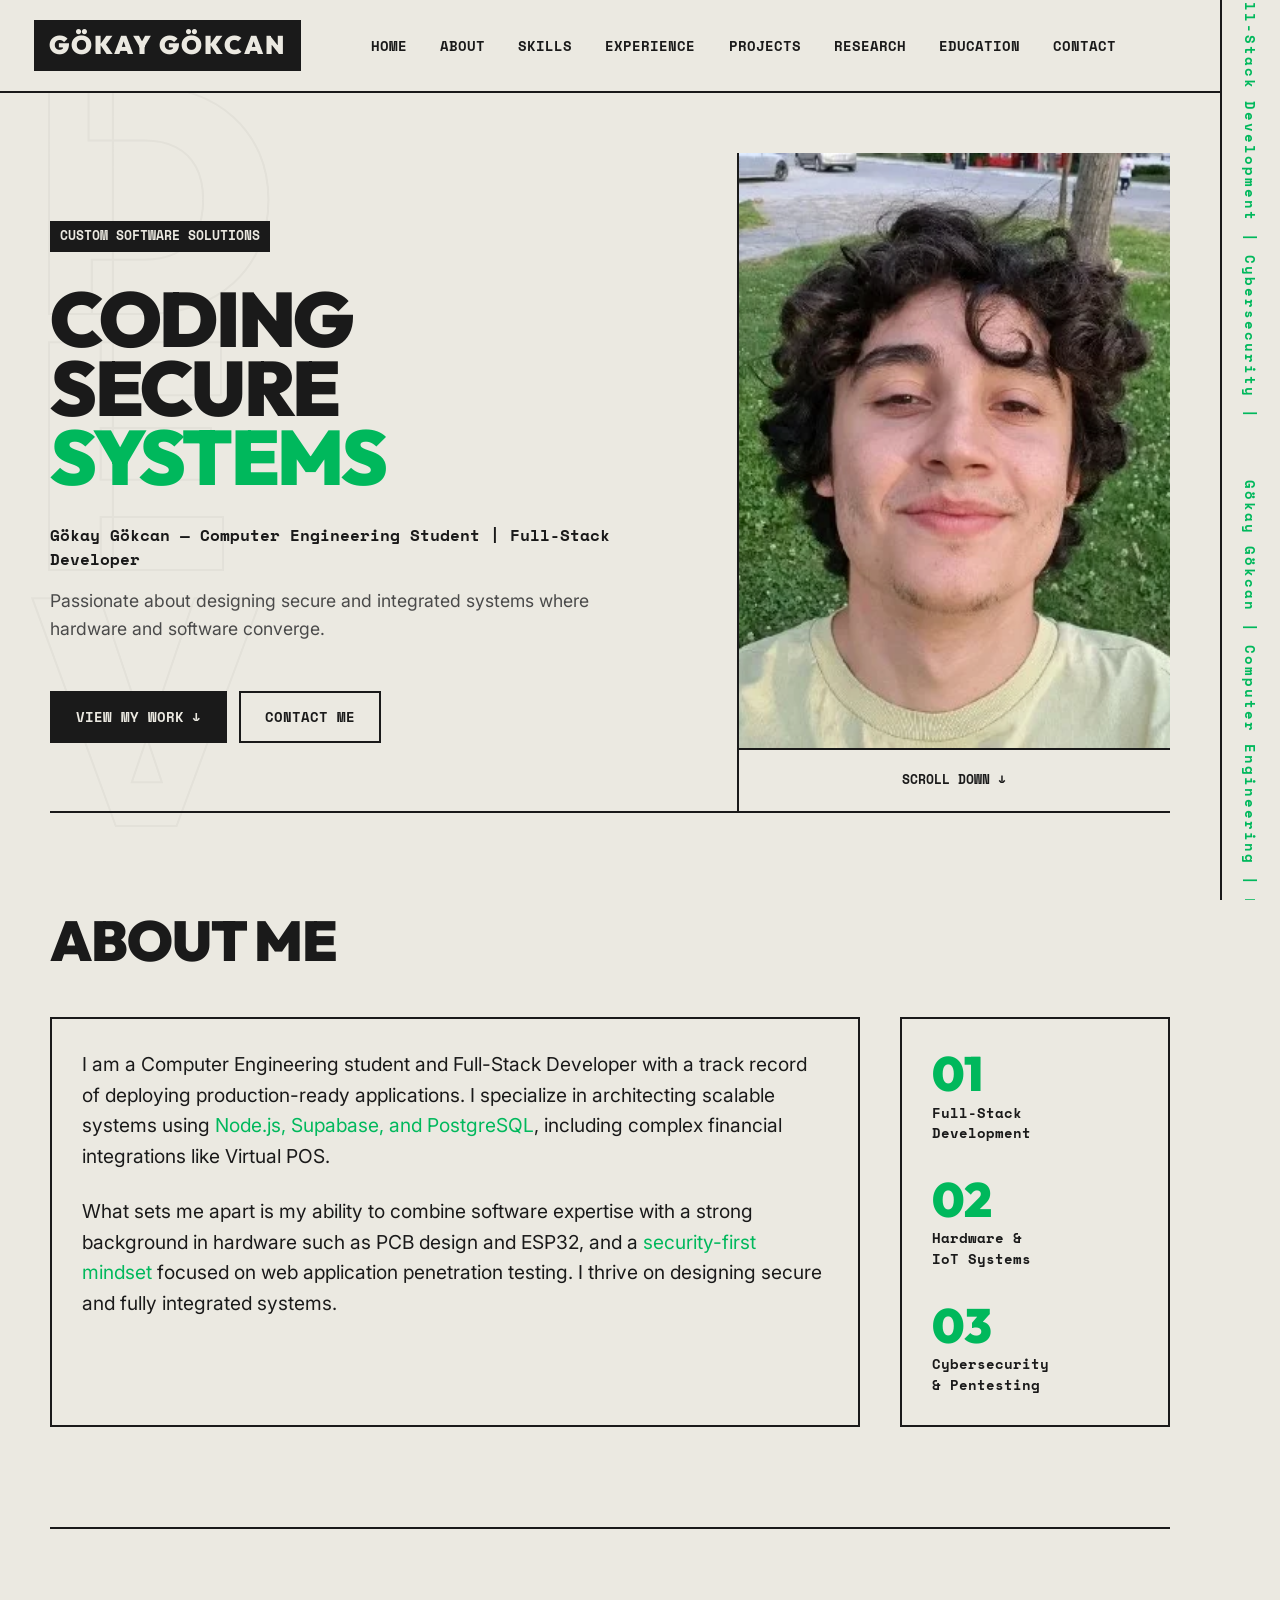
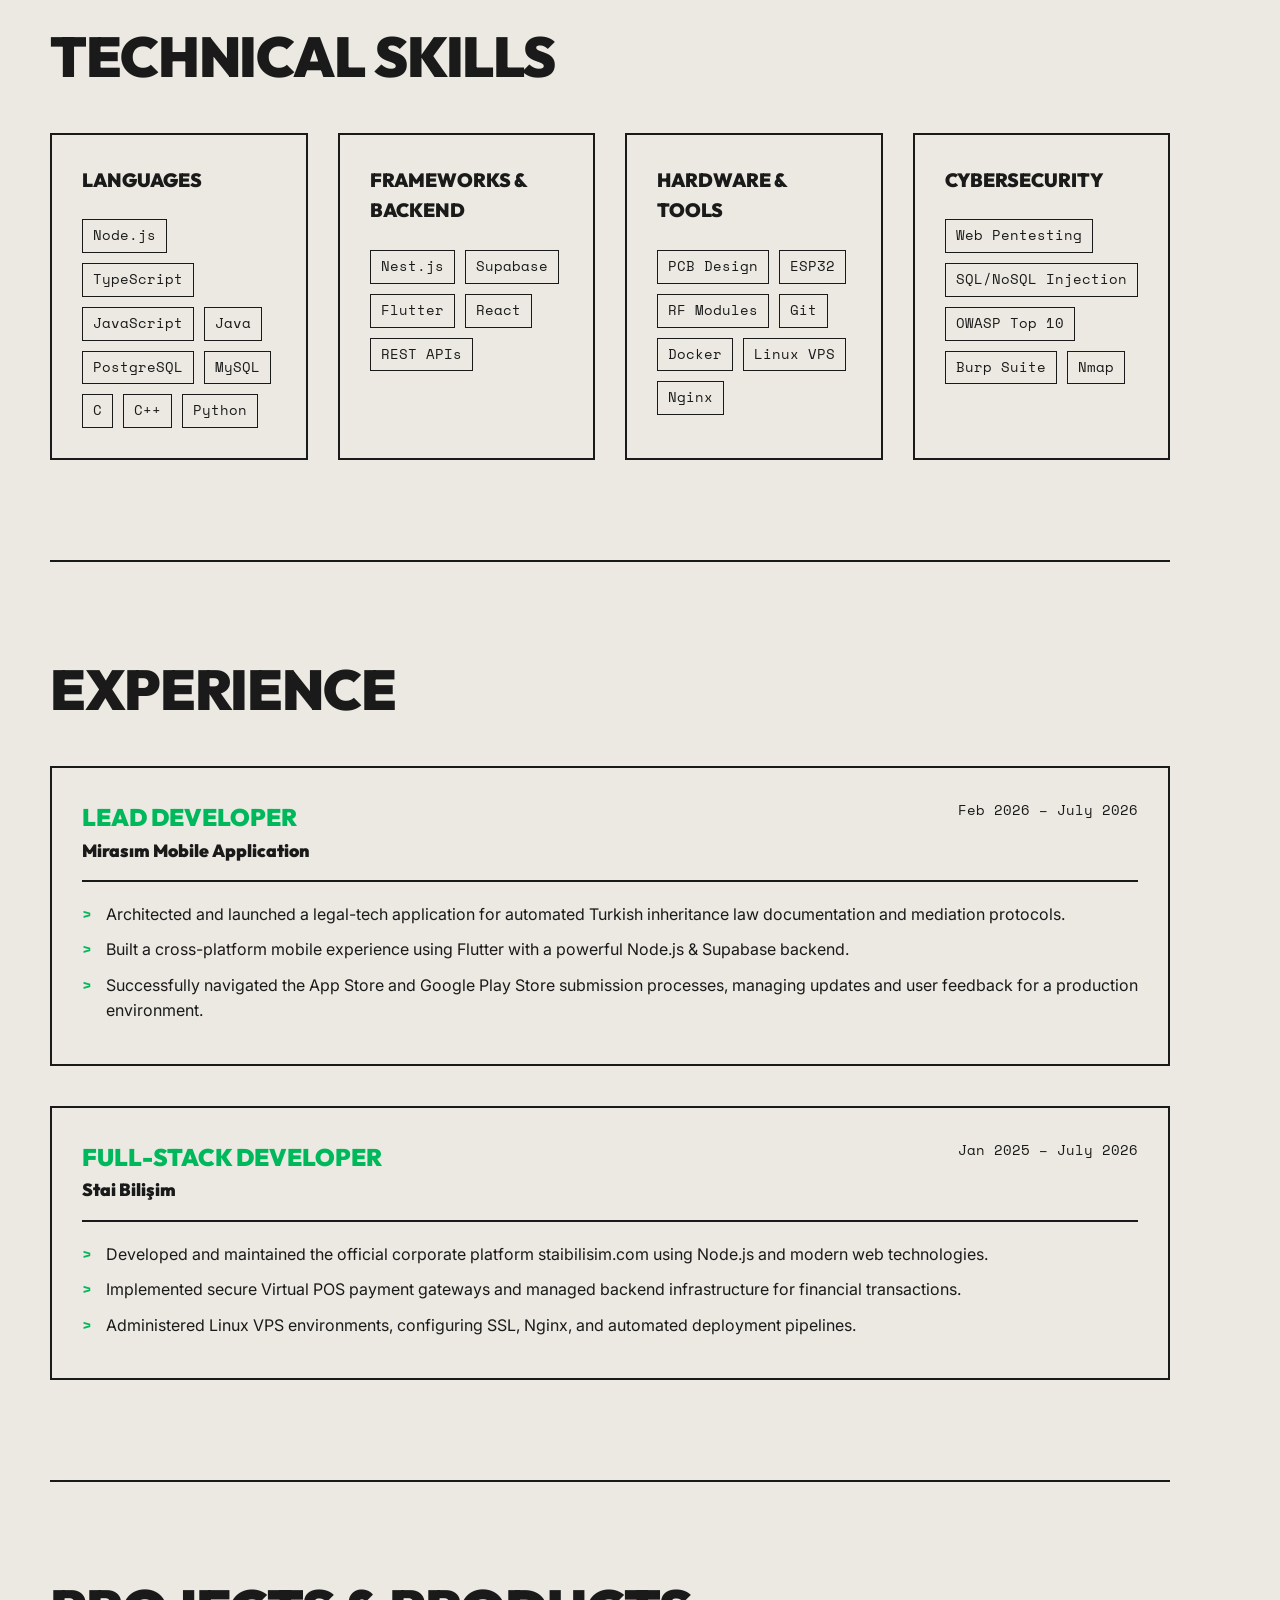
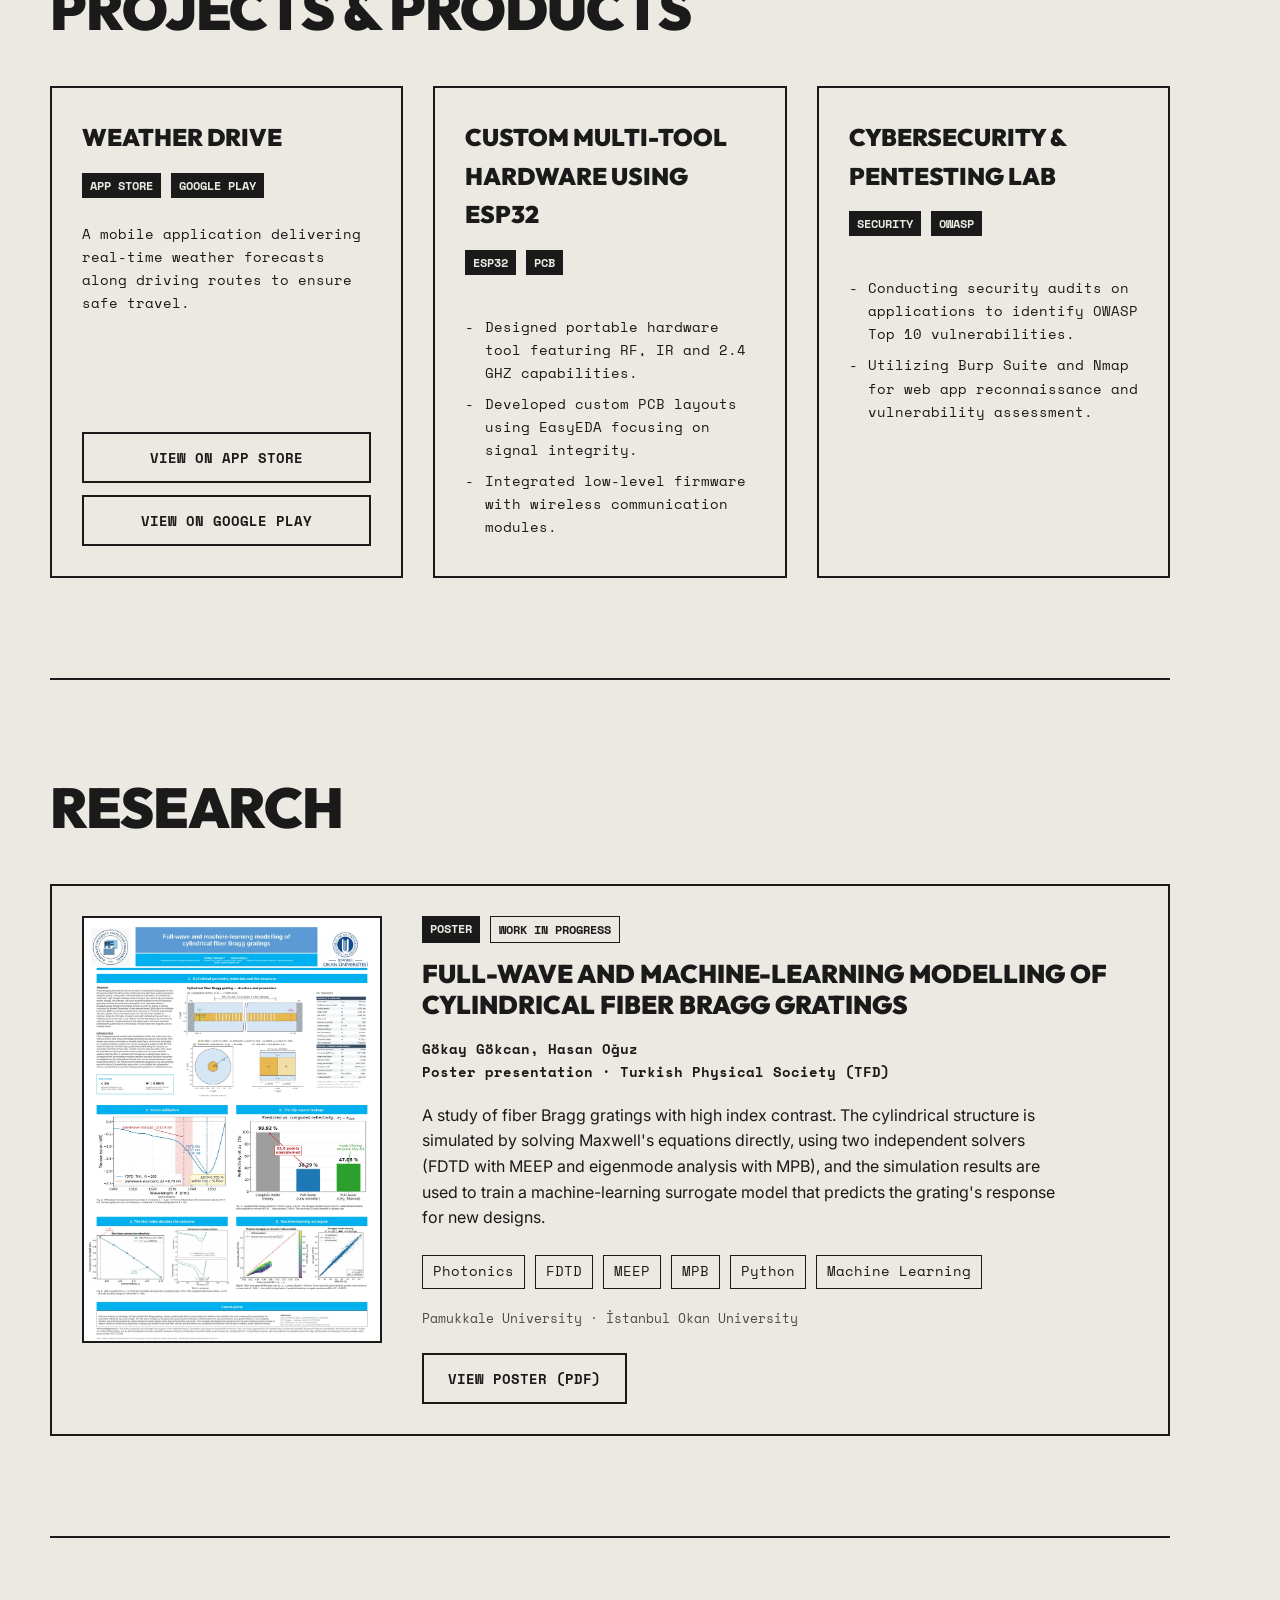
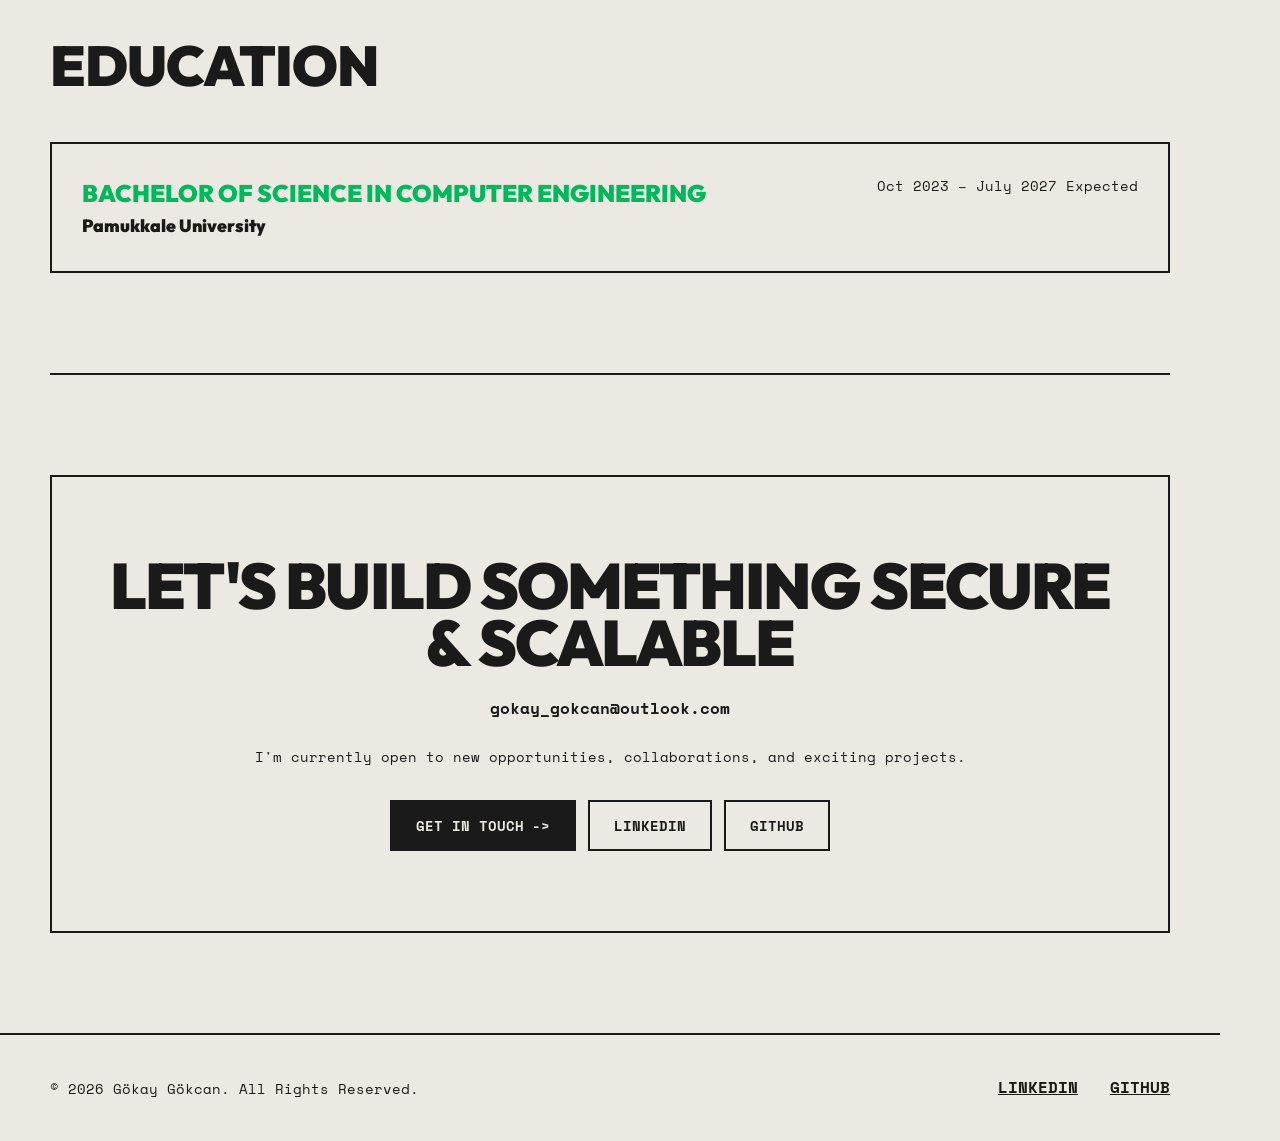
<file: index.html>
<!DOCTYPE html>
<html lang="en">

<head>
    <meta charset="UTF-8">
    <meta name="viewport" content="width=device-width, initial-scale=1.0">
    <title>Gökay Gökcan | Full-Stack Developer &amp; Cybersecurity Enthusiast</title>
    <meta name="description"
        content="Gökay Gökcan is a Full-Stack Developer and Computer Engineering student at Pamukkale University, building secure web and mobile apps with Node.js and Flutter.">
    <meta name="author" content="Gökay Gökcan">
    <meta name="robots" content="index, follow, max-image-preview:large">
    <link rel="canonical" href="https://gokaygokcan.com/">
    <meta name="theme-color" content="#ebe9e1">

    <!-- Open Graph -->
    <meta property="og:type" content="profile">
    <meta property="og:site_name" content="Gökay Gökcan">
    <meta property="og:title" content="Gökay Gökcan | Full-Stack Developer &amp; Cybersecurity Enthusiast">
    <meta property="og:description"
        content="Computer Engineering student and Full-Stack Developer building secure, scalable web and mobile systems with Node.js, Flutter, Supabase and ESP32.">
    <meta property="og:url" content="https://gokaygokcan.com/">
    <meta property="og:image" content="https://gokaygokcan.com/assets/og-image.jpg">
    <meta property="og:image:width" content="1200">
    <meta property="og:image:height" content="630">
    <meta property="og:image:alt" content="Gökay Gökcan — Full-Stack Developer &amp; Security Enthusiast">
    <meta property="og:locale" content="en_US">
    <meta property="profile:first_name" content="Gökay">
    <meta property="profile:last_name" content="Gökcan">

    <!-- Twitter -->
    <meta name="twitter:card" content="summary_large_image">
    <meta name="twitter:title" content="Gökay Gökcan | Full-Stack Developer &amp; Cybersecurity Enthusiast">
    <meta name="twitter:description"
        content="Computer Engineering student and Full-Stack Developer building secure, scalable web and mobile systems.">
    <meta name="twitter:image" content="https://gokaygokcan.com/assets/og-image.jpg">

    <!-- Structured Data (JSON-LD) -->
    <script type="application/ld+json">
    {
      "@context": "https://schema.org",
      "@graph": [
        {
          "@type": "WebSite",
          "@id": "https://gokaygokcan.com/#website",
          "url": "https://gokaygokcan.com/",
          "name": "Gökay Gökcan",
          "inLanguage": "en"
        },
        {
          "@type": "ProfilePage",
          "url": "https://gokaygokcan.com/",
          "name": "Gökay Gökcan | Full-Stack Developer & Cybersecurity Enthusiast",
          "isPartOf": { "@id": "https://gokaygokcan.com/#website" },
          "mainEntity": { "@id": "https://gokaygokcan.com/#person" },
          "dateModified": "2026-10-17"
        },
        {
          "@type": "Person",
          "@id": "https://gokaygokcan.com/#person",
          "name": "Gökay Gökcan",
          "givenName": "Gökay",
          "familyName": "Gökcan",
          "url": "https://gokaygokcan.com/",
          "image": "https://gokaygokcan.com/1740483697314.jpeg",
          "email": "mailto:gokay_gokcan@outlook.com",
          "jobTitle": "Full-Stack Developer",
          "description": "Computer Engineering student and Full-Stack Developer focused on secure, scalable web and mobile systems, embedded hardware and web application security.",
          "address": { "@type": "PostalAddress", "addressLocality": "Denizli", "addressCountry": "TR" },
          "worksFor": { "@type": "Organization", "name": "Stai Bilişim", "url": "https://staibilisim.com/" },
          "alumniOf": { "@type": "CollegeOrUniversity", "name": "Pamukkale University", "alternateName": "Pamukkale Üniversitesi", "url": "https://www.pau.edu.tr/" },
          "sameAs": [
            "https://www.linkedin.com/in/g%C3%B6kay-g%C3%B6kcan-a5b03b33b",
            "https://github.com/FantaJr"
          ],
          "knowsLanguage": ["Turkish", "English"],
          "knowsAbout": [
            "Full-Stack Development", "Node.js", "TypeScript", "Nest.js", "Flutter", "Supabase", "PostgreSQL",
            "React", "Virtual POS Integration", "Linux Server Administration", "Docker",
            "PCB Design", "ESP32", "Cybersecurity", "Web Penetration Testing", "OWASP Top 10"
          ]
        },
        {
          "@type": "CreativeWork",
          "name": "Full-wave and machine-learning modelling of cylindrical fiber Bragg gratings",
          "genre": "Poster presentation",
          "about": ["Fiber Bragg gratings", "Photonics", "FDTD simulation", "Machine learning"],
          "author": [
            { "@id": "https://gokaygokcan.com/#person" },
            { "@type": "Person", "name": "Hasan Oğuz" }
          ],
          "image": "https://gokaygokcan.com/assets/fbg-poster.jpg",
          "url": "https://gokaygokcan.com/assets/fbg-poster.pdf",
          "encodingFormat": "application/pdf"
        },
        {
          "@type": "MobileApplication",
          "name": "Weather Drive",
          "operatingSystem": "iOS, Android",
          "applicationCategory": "TravelApplication",
          "description": "Real-time weather forecasts along driving routes for safer travel.",
          "author": { "@id": "https://gokaygokcan.com/#person" },
          "offers": { "@type": "Offer", "price": "0", "priceCurrency": "USD" },
          "sameAs": [
            "https://apps.apple.com/in/app/weather-drive-along-the-way/id6783059318",
            "https://play.google.com/store/apps/details?id=com.gokcan.havarotasi"
          ]
        }
      ]
    }
    </script>

    <!-- Fonts -->
    <link rel="preconnect" href="https://fonts.googleapis.com">
    <link rel="preconnect" href="https://fonts.gstatic.com" crossorigin>
    <link
        href="https://fonts.googleapis.com/css2?family=Inter:wght@400;500;700&family=Space+Mono:wght@400;700&family=Outfit:wght@700;900&display=swap"
        rel="stylesheet">

    <link rel="stylesheet" href="style.css">

    <!-- Favicon -->
    <link rel="icon" href="assets/favicon.svg" type="image/svg+xml">
    <link rel="icon" href="assets/favicon-32.png" sizes="32x32" type="image/png">
    <link rel="apple-touch-icon" href="assets/apple-touch-icon.png">
    <link rel="manifest" href="site.webmanifest">
</head>

<body>

    <!-- Vertical Sidebar -->
    <div class="vertical-sidebar" aria-hidden="true">
        <div class="marquee-track">
            <span>Gökay Gökcan | Computer Engineering | Full-Stack Development | Cybersecurity |</span>
            <span>Gökay Gökcan | Computer Engineering | Full-Stack Development | Cybersecurity |</span>
            <span>Gökay Gökcan | Computer Engineering | Full-Stack Development | Cybersecurity |</span>
            <span>Gökay Gökcan | Computer Engineering | Full-Stack Development | Cybersecurity |</span>
        </div>
    </div>

    <!-- Navigation -->
    <nav class="navbar" aria-label="Main navigation">
        <div class="nav-container">
            <a href="#home" class="logo" aria-label="Gökay Gökcan — Home">GÖKAY GÖKCAN</a>
            <ul class="nav-links" id="navLinks">
                <li><a href="#home">HOME</a></li>
                <li><a href="#about">ABOUT</a></li>
                <li><a href="#skills">SKILLS</a></li>
                <li><a href="#experience">EXPERIENCE</a></li>
                <li><a href="#projects">PROJECTS</a></li>
                <li><a href="#research">RESEARCH</a></li>
                <li><a href="#education">EDUCATION</a></li>
                <li><a href="#contact">CONTACT</a></li>
            </ul>
            <div class="nav-right">
                <button class="hamburger" type="button" aria-label="Open menu" aria-expanded="false" aria-controls="navLinks">
                    <span></span><span></span><span></span>
                </button>
            </div>
        </div>
    </nav>

    <main>
        <!-- Hero Section -->
        <section id="home" class="hero">
            <div class="hero-bg-text" aria-hidden="true">D<br>E<br>V</div>
            <div class="hero-content">
                <p class="hero-tag">CUSTOM SOFTWARE SOLUTIONS</p>
                <p class="giant-heading">Coding<br>Secure<br><span class="accent-color">Systems</span></p>

                <div class="hero-desc-wrapper">
                    <h1 class="mono-subheading">Gökay Gökcan — <span>Computer Engineering Student | Full-Stack Developer</span></h1>
                    <p class="hero-description">Passionate about designing secure and integrated
                        systems where hardware and software converge.</p>
                </div>

                <div class="hero-cta">
                    <a href="#projects" class="btn btn-primary"><span>View My Work</span> <span aria-hidden="true">&darr;</span></a>
                    <a href="#contact" class="btn btn-outline">Contact Me</a>
                </div>
            </div>

            <div class="hero-visual">
                <div class="profile-image-container">
                    <picture>
                        <source srcset="assets/gokay-gokcan.webp" type="image/webp">
                        <img src="1740483697314.jpeg" alt="Gökay Gökcan, Full-Stack Developer from Denizli" class="profile-image" width="400" height="400" fetchpriority="high">
                    </picture>
                </div>
                <div class="scroll-indicator" aria-hidden="true">SCROLL DOWN &darr;</div>
            </div>
        </section>

        <!-- About Section -->
        <section id="about" class="section">
            <div class="section-header">
                <h2 class="section-title"><span>About Me</span></h2>
            </div>
            <div class="about-content">
                <div class="about-grid">
                    <div class="about-text block-panel">
                        <p>I am a Computer Engineering student and Full-Stack Developer with a track record of deploying production-ready applications. I specialize in architecting scalable systems using <span class="accent-color">Node.js, Supabase, and PostgreSQL</span>, including complex financial integrations like Virtual POS.</p>
                        <p>What sets me apart is my ability to combine software expertise with a strong background in hardware such as PCB design and ESP32, and a <span class="accent-color">security-first mindset</span> focused on web application penetration testing. I thrive on designing secure and fully integrated systems.</p>
                    </div>
                    <div class="about-stats block-panel">
                        <div class="stat-item">
                            <span class="stat-num">01</span>
                            <span class="stat-label">Full-Stack<br>Development</span>
                        </div>
                        <div class="stat-item">
                            <span class="stat-num">02</span>
                            <span class="stat-label">Hardware &<br>IoT Systems</span>
                        </div>
                        <div class="stat-item">
                            <span class="stat-num">03</span>
                            <span class="stat-label">Cybersecurity<br>& Pentesting</span>
                        </div>
                    </div>
                </div>
            </div>
        </section>

        <!-- Skills Section -->
        <section id="skills" class="section">
            <div class="section-header">
                <h2 class="section-title"><span>Technical Skills</span></h2>
            </div>
            <div class="skills-grid">

                <div class="skill-category block-panel">
                    <h3><span>Languages</span></h3>
                    <ul class="tags"><li>Node.js</li><li>TypeScript</li><li>JavaScript</li><li>Java</li><li>PostgreSQL</li><li>MySQL</li><li>C</li><li>C++</li><li>Python</li></ul>
                </div>

                <div class="skill-category block-panel">
                    <h3><span>Frameworks & Backend</span></h3>
                    <ul class="tags"><li>Nest.js</li><li>Supabase</li><li>Flutter</li><li>React</li><li>REST APIs</li></ul>
                </div>

                <div class="skill-category block-panel">
                    <h3><span>Hardware & Tools</span></h3>
                    <ul class="tags"><li>PCB Design</li><li>ESP32</li><li>RF Modules</li><li>Git</li><li>Docker</li><li>Linux VPS</li><li>Nginx</li></ul>
                </div>

                <div class="skill-category block-panel">
                    <h3><span>Cybersecurity</span></h3>
                    <ul class="tags"><li>Web Pentesting</li><li>SQL/NoSQL Injection</li><li>OWASP Top 10</li><li>Burp Suite</li><li>Nmap</li></ul>
                </div>

            </div>
        </section>

        <!-- Experience Section -->
        <section id="experience" class="section">
            <div class="section-header">
                <h2 class="section-title"><span>Experience</span></h2>
            </div>

            <div class="timeline">

                <div class="timeline-item block-panel">
                    <div class="timeline-header">
                        <div class="timeline-title-wrap">
                            <h3>Lead Developer</h3>
                            <h4>Mirasım Mobile Application</h4>
                        </div>
                        <time class="timeline-date mono-text" datetime="2026-02">Feb 2026 – July 2026</time>
                    </div>
                    <ul class="timeline-list">
                        <li>Architected and launched a legal-tech application for automated Turkish inheritance law documentation and mediation protocols.</li>
                        <li>Built a cross-platform mobile experience using Flutter with a powerful Node.js & Supabase backend.</li>
                        <li>Successfully navigated the App Store and Google Play Store submission processes, managing updates and user feedback for a production environment.</li>
                    </ul>
                </div>

                <div class="timeline-item block-panel">
                    <div class="timeline-header">
                        <div class="timeline-title-wrap">
                            <h3>Full-Stack Developer</h3>
                            <h4>Stai Bilişim</h4>
                        </div>
                        <time class="timeline-date mono-text" datetime="2025-01">Jan 2025 – July 2026</time>
                    </div>
                    <ul class="timeline-list">
                        <li>Developed and maintained the official corporate platform staibilisim.com using Node.js and modern web technologies.</li>
                        <li>Implemented secure Virtual POS payment gateways and managed backend infrastructure for financial transactions.</li>
                        <li>Administered Linux VPS environments, configuring SSL, Nginx, and automated deployment pipelines.</li>
                    </ul>
                </div>

            </div>
        </section>

        <!-- Projects Section -->
        <section id="projects" class="section">
            <div class="section-header">
                <h2 class="section-title"><span>Projects & Products</span></h2>
            </div>

            <div class="projects-grid">

                <!-- Weather App -->
                <article class="project-card block-panel">
                    <div class="project-header">
                        <h3>Weather Drive</h3>
                        <div class="project-badges">
                            <span class="badge">App Store</span>
                            <span class="badge">Google Play</span>
                        </div>
                    </div>
                    <p class="mono-text">A mobile application delivering real-time weather forecasts along driving routes to ensure safe travel.</p>
                    <div class="project-links mt-auto">
                        <a href="https://apps.apple.com/in/app/weather-drive-along-the-way/id6783059318" target="_blank"
                            rel="noopener" class="btn btn-outline">View on App Store</a>
                        <a href="https://play.google.com/store/apps/details?id=com.gokcan.havarotasi" target="_blank"
                            rel="noopener" class="btn btn-outline">View on Google Play</a>
                    </div>
                </article>

                <!-- Hardware -->
                <article class="project-card block-panel">
                    <div class="project-header">
                        <h3>Custom Multi-Tool Hardware using ESP32</h3>
                        <div class="project-badges">
                            <span class="badge">ESP32</span>
                            <span class="badge">PCB</span>
                        </div>
                    </div>
                    <ul class="project-details mono-text">
                        <li>Designed portable hardware tool featuring RF, IR and 2.4 GHZ capabilities.</li>
                        <li>Developed custom PCB layouts using EasyEDA focusing on signal integrity.</li>
                        <li>Integrated low-level firmware with wireless communication modules.</li>
                    </ul>
                </article>

                <!-- Cybersecurity -->
                <article class="project-card block-panel">
                    <div class="project-header">
                        <h3>Cybersecurity & Pentesting Lab</h3>
                        <div class="project-badges">
                            <span class="badge">Security</span>
                            <span class="badge">OWASP</span>
                        </div>
                    </div>
                    <ul class="project-details mono-text">
                        <li>Conducting security audits on applications to identify OWASP Top 10 vulnerabilities.</li>
                        <li>Utilizing Burp Suite and Nmap for web app reconnaissance and vulnerability assessment.</li>
                    </ul>
                </article>

            </div>
        </section>

        <!-- Research Section -->
        <section id="research" class="section">
            <div class="section-header">
                <h2 class="section-title">Research</h2>
            </div>
            <article class="research-card block-panel">
                <a class="research-thumb" href="assets/fbg-poster.pdf" target="_blank" rel="noopener" aria-label="Open the full poster (PDF)">
                    <picture>
                        <source srcset="assets/fbg-poster.webp" type="image/webp">
                        <img src="assets/fbg-poster.jpg" alt="Poster: Full-wave and machine-learning modelling of cylindrical fiber Bragg gratings" width="900" height="1285" loading="lazy" decoding="async">
                    </picture>
                </a>
                <div class="research-body">
                    <div class="project-badges">
                        <span class="badge">Poster</span>
                        <span class="badge upcoming">Work in progress</span>
                    </div>
                    <h3>Full-wave and machine-learning modelling of cylindrical fiber Bragg gratings</h3>
                    <p class="research-meta mono-text">Gökay Gökcan, Hasan Oğuz<br>Poster presentation · Turkish Physical Society (TFD)</p>
                    <p class="research-desc">A study of fiber Bragg gratings with high index contrast. The cylindrical structure is simulated by solving Maxwell's equations directly, using two independent solvers (FDTD with MEEP and eigenmode analysis with MPB), and the simulation results are used to train a machine-learning surrogate model that predicts the grating's response for new designs.</p>
                    <ul class="tags">
                        <li>Photonics</li><li>FDTD</li><li>MEEP</li><li>MPB</li><li>Python</li><li>Machine Learning</li>
                    </ul>
                    <p class="research-affil mono-text">Pamukkale University · İstanbul Okan University</p>
                    <div class="project-links">
                        <a href="assets/fbg-poster.pdf" target="_blank" rel="noopener" class="btn btn-outline">View poster (PDF)</a>
                    </div>
                </div>
            </article>
        </section>

        <!-- Education Section -->
        <section id="education" class="section">
            <div class="section-header">
                <h2 class="section-title"><span>Education</span></h2>
            </div>
            <div class="timeline">
                <div class="timeline-item timeline-item-simple block-panel">
                    <div class="timeline-header">
                        <div class="timeline-title-wrap">
                            <h3>Bachelor of Science in Computer Engineering</h3>
                            <h4>Pamukkale University</h4>
                        </div>
                        <time class="timeline-date mono-text" datetime="2023-10">Oct 2023 – July 2027 Expected</time>
                    </div>
                </div>
            </div>
        </section>

        <!-- Contact Section -->
        <section id="contact" class="section">
            <div class="contact-box block-panel">
                <h2 class="giant-heading"><span>Let's Build Something Secure &amp; Scalable</span></h2>
                <p class="mono-text mt-3 contact-email-line">gokay_gokcan@outlook.com</p>
                <p class="mono-text mt-3">I'm currently open to new opportunities, collaborations, and exciting projects.</p>
                <div class="contact-actions mt-4">
                    <a href="mailto:gokay_gokcan@outlook.com" class="btn btn-primary"><span>Get In Touch</span> -&gt;</a>
                    <a href="https://www.linkedin.com/in/g%C3%B6kay-g%C3%B6kcan-a5b03b33b" target="_blank" rel="noopener me" class="btn btn-outline">LinkedIn</a>
                    <a href="https://github.com/FantaJr" target="_blank" rel="noopener me" class="btn btn-outline">GitHub</a>
                </div>
            </div>
        </section>

    </main>

    <footer class="footer">
        <div class="footer-content">
            <p class="mono-text"><span>&copy; 2026 Gökay Gökcan. All Rights Reserved.</span></p>
            <div class="footer-socials">
                <a href="https://www.linkedin.com/in/g%C3%B6kay-g%C3%B6kcan-a5b03b33b" target="_blank" rel="noopener me">LINKEDIN</a>
                <a href="https://github.com/FantaJr" target="_blank" rel="noopener me">GITHUB</a>
            </div>
        </div>
    </footer>

    <script src="script.js" defer></script>

    <!-- Cloudflare Web Analytics -->
    <script type="module" src="https://static.cloudflareinsights.com/beacon.min.js" data-cf-beacon='{"token": "259f2b418d32459788bb6b9199be5f03"}'></script>
    <!-- End Cloudflare Web Analytics -->
</body>

</html>
</file>
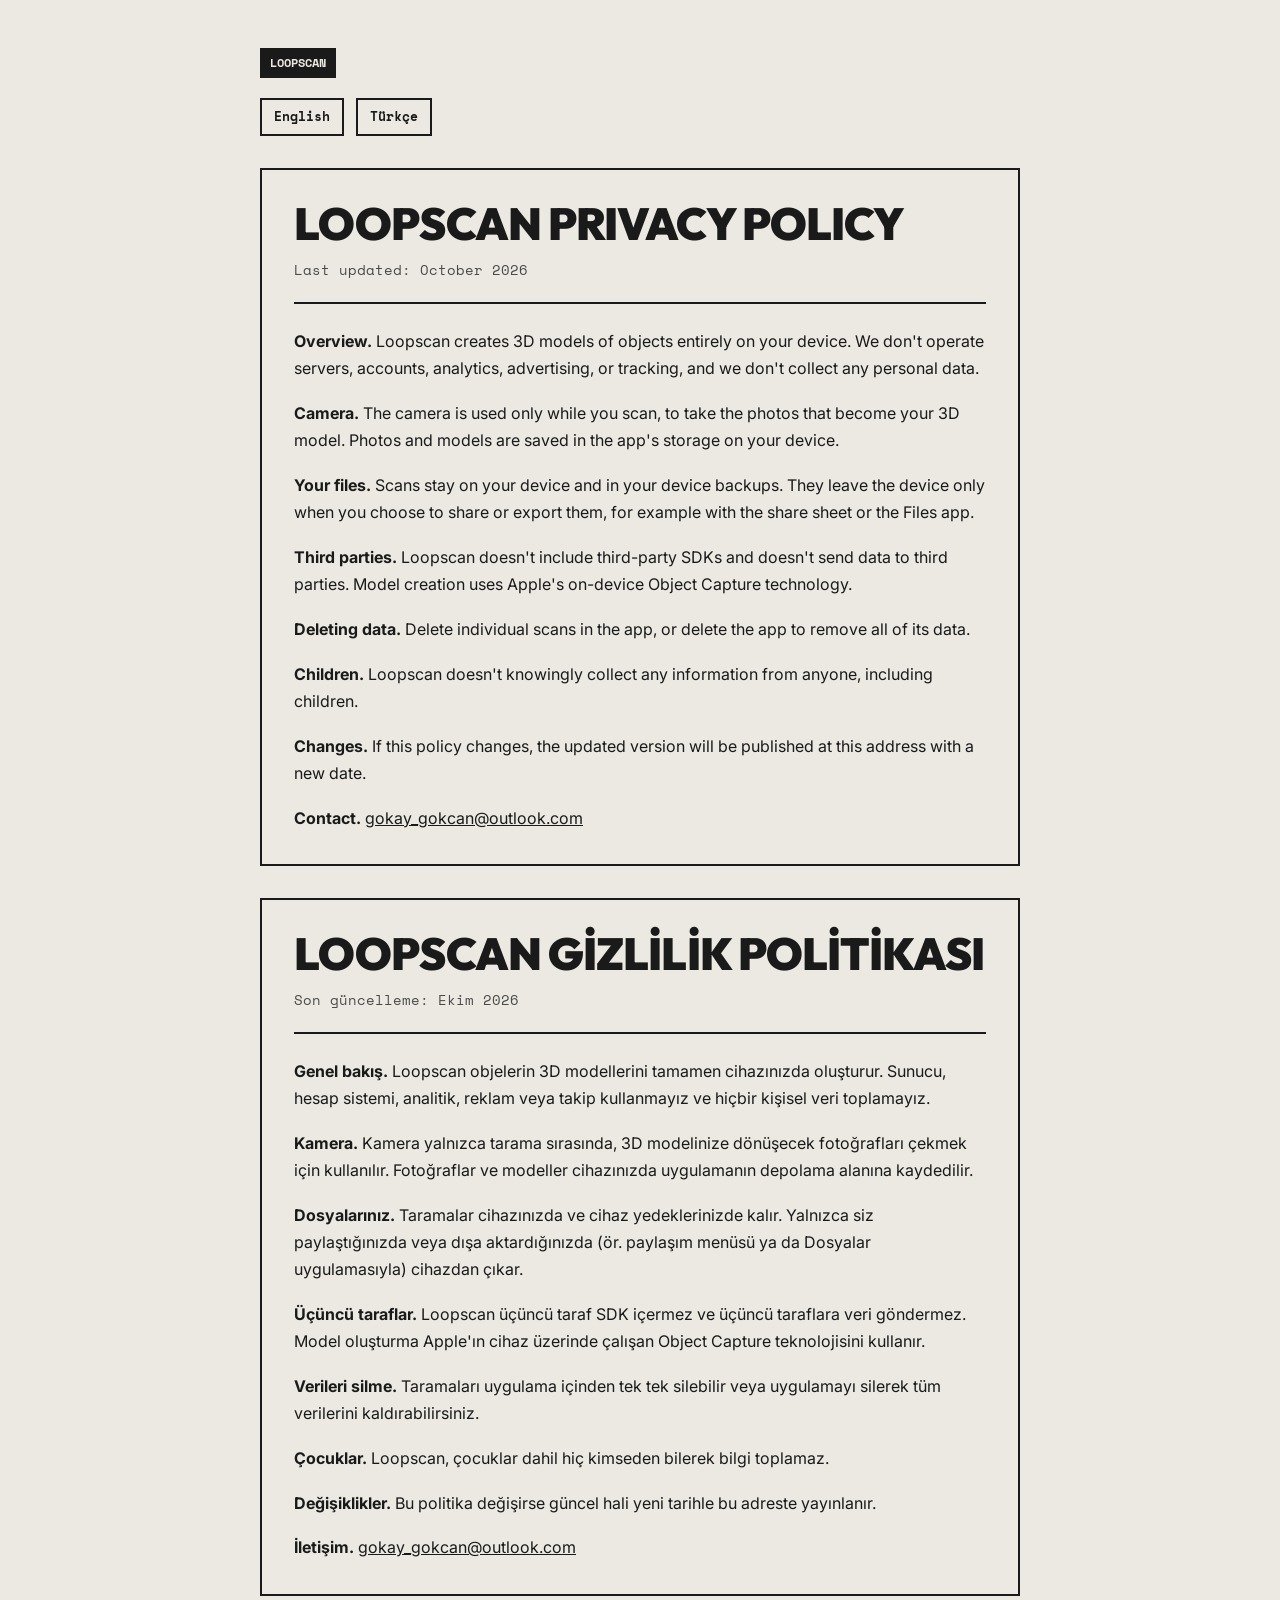
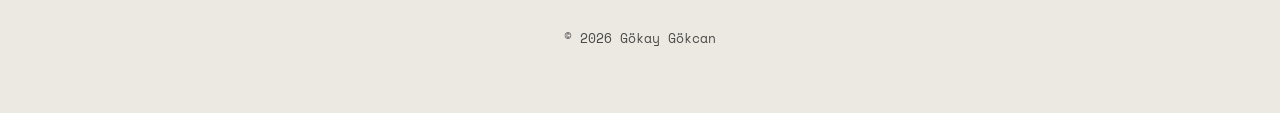
<file: loopscan/privacy/index.html>
<!DOCTYPE html>
<html lang="en">

<head>
    <meta charset="UTF-8">
    <meta name="viewport" content="width=device-width, initial-scale=1.0">
    <title>Loopscan Privacy Policy</title>
    <meta name="description" content="Privacy policy for the Loopscan app. Loopscan creates 3D models entirely on your device and does not collect any personal data.">
    <meta name="robots" content="noindex, follow">
    <link rel="canonical" href="https://gokaygokcan.com/loopscan/privacy/">
    <meta name="theme-color" content="#ebe9e1">
    <link rel="icon" href="/assets/favicon.svg" type="image/svg+xml">
    <link rel="icon" href="/assets/favicon-32.png" sizes="32x32" type="image/png">
    <link rel="preconnect" href="https://fonts.googleapis.com">
    <link rel="preconnect" href="https://fonts.gstatic.com" crossorigin>
    <link href="https://fonts.googleapis.com/css2?family=Inter:wght@400;700&family=Space+Mono:wght@400;700&family=Outfit:wght@900&display=swap" rel="stylesheet">
    <style>
        :root {
            --bg: #ebe9e1;
            --ink: #1a1a1a;
            --muted: #4a4a4a;
            --accent: #00b85c;
        }

        * {
            margin: 0;
            padding: 0;
            box-sizing: border-box;
        }

        html {
            background: var(--bg);
        }

        body {
            font-family: 'Inter', system-ui, sans-serif;
            color: var(--ink);
            background: var(--bg);
            line-height: 1.7;
            padding: 48px 16px 64px;
        }

        main {
            max-width: 760px;
            margin: 0 auto;
        }

        .tag {
            display: inline-block;
            background: var(--ink);
            color: var(--bg);
            font-family: 'Space Mono', monospace;
            font-size: 0.75rem;
            font-weight: 700;
            padding: 5px 10px;
            text-transform: uppercase;
            margin-bottom: 1.25rem;
        }

        .lang-switch {
            display: flex;
            gap: 12px;
            margin-bottom: 2rem;
        }

        .lang-switch a {
            font-family: 'Space Mono', monospace;
            font-size: 0.8rem;
            font-weight: 700;
            color: var(--ink);
            text-decoration: none;
            border: 2px solid var(--ink);
            padding: 6px 12px;
        }

        .lang-switch a:hover {
            background: var(--ink);
            color: var(--bg);
        }

        section {
            border: 2px solid var(--ink);
            padding: 32px;
            margin-bottom: 32px;
        }

        h1 {
            font-family: 'Outfit', sans-serif;
            font-weight: 900;
            text-transform: uppercase;
            font-size: clamp(1.8rem, 6vw, 2.8rem);
            line-height: 1;
            letter-spacing: -0.02em;
            margin-bottom: 0.75rem;
        }

        .updated {
            font-family: 'Space Mono', monospace;
            font-size: 0.85rem;
            color: var(--muted);
            padding-bottom: 1.25rem;
            margin-bottom: 1.5rem;
            border-bottom: 2px solid var(--ink);
        }

        p {
            margin-bottom: 1.1rem;
        }

        p:last-child {
            margin-bottom: 0;
        }

        strong {
            font-weight: 700;
        }

        a {
            color: var(--ink);
        }

        a:hover {
            color: var(--accent);
        }

        footer {
            font-family: 'Space Mono', monospace;
            font-size: 0.8rem;
            color: var(--muted);
            text-align: center;
        }

        @media (max-width: 600px) {
            body {
                padding: 32px 12px 48px;
            }

            section {
                padding: 22px 18px;
            }
        }
    </style>
</head>

<body>
    <main>
        <span class="tag">Loopscan</span>
        <nav class="lang-switch" aria-label="Language">
            <a href="#en">English</a>
            <a href="#tr">Türkçe</a>
        </nav>

        <section id="en" lang="en">
            <h1>Loopscan Privacy Policy</h1>
            <p class="updated">Last updated: October 2026</p>

            <p><strong>Overview.</strong> Loopscan creates 3D models of objects entirely on your device. We don't operate servers, accounts, analytics, advertising, or tracking, and we don't collect any personal data.</p>
            <p><strong>Camera.</strong> The camera is used only while you scan, to take the photos that become your 3D model. Photos and models are saved in the app's storage on your device.</p>
            <p><strong>Your files.</strong> Scans stay on your device and in your device backups. They leave the device only when you choose to share or export them, for example with the share sheet or the Files app.</p>
            <p><strong>Third parties.</strong> Loopscan doesn't include third-party SDKs and doesn't send data to third parties. Model creation uses Apple's on-device Object Capture technology.</p>
            <p><strong>Deleting data.</strong> Delete individual scans in the app, or delete the app to remove all of its data.</p>
            <p><strong>Children.</strong> Loopscan doesn't knowingly collect any information from anyone, including children.</p>
            <p><strong>Changes.</strong> If this policy changes, the updated version will be published at this address with a new date.</p>
            <p><strong>Contact.</strong> <a href="mailto:gokay_gokcan@outlook.com">gokay_gokcan@outlook.com</a></p>
        </section>

        <section id="tr" lang="tr">
            <h1>Loopscan Gizlilik Politikası</h1>
            <p class="updated">Son güncelleme: Ekim 2026</p>

            <p><strong>Genel bakış.</strong> Loopscan objelerin 3D modellerini tamamen cihazınızda oluşturur. Sunucu, hesap sistemi, analitik, reklam veya takip kullanmayız ve hiçbir kişisel veri toplamayız.</p>
            <p><strong>Kamera.</strong> Kamera yalnızca tarama sırasında, 3D modelinize dönüşecek fotoğrafları çekmek için kullanılır. Fotoğraflar ve modeller cihazınızda uygulamanın depolama alanına kaydedilir.</p>
            <p><strong>Dosyalarınız.</strong> Taramalar cihazınızda ve cihaz yedeklerinizde kalır. Yalnızca siz paylaştığınızda veya dışa aktardığınızda (ör. paylaşım menüsü ya da Dosyalar uygulamasıyla) cihazdan çıkar.</p>
            <p><strong>Üçüncü taraflar.</strong> Loopscan üçüncü taraf SDK içermez ve üçüncü taraflara veri göndermez. Model oluşturma Apple'ın cihaz üzerinde çalışan Object Capture teknolojisini kullanır.</p>
            <p><strong>Verileri silme.</strong> Taramaları uygulama içinden tek tek silebilir veya uygulamayı silerek tüm verilerini kaldırabilirsiniz.</p>
            <p><strong>Çocuklar.</strong> Loopscan, çocuklar dahil hiç kimseden bilerek bilgi toplamaz.</p>
            <p><strong>Değişiklikler.</strong> Bu politika değişirse güncel hali yeni tarihle bu adreste yayınlanır.</p>
            <p><strong>İletişim.</strong> <a href="mailto:gokay_gokcan@outlook.com">gokay_gokcan@outlook.com</a></p>
        </section>

        <footer>&copy; 2026 Gökay Gökcan</footer>
    </main>
</body>

</html>
</file>
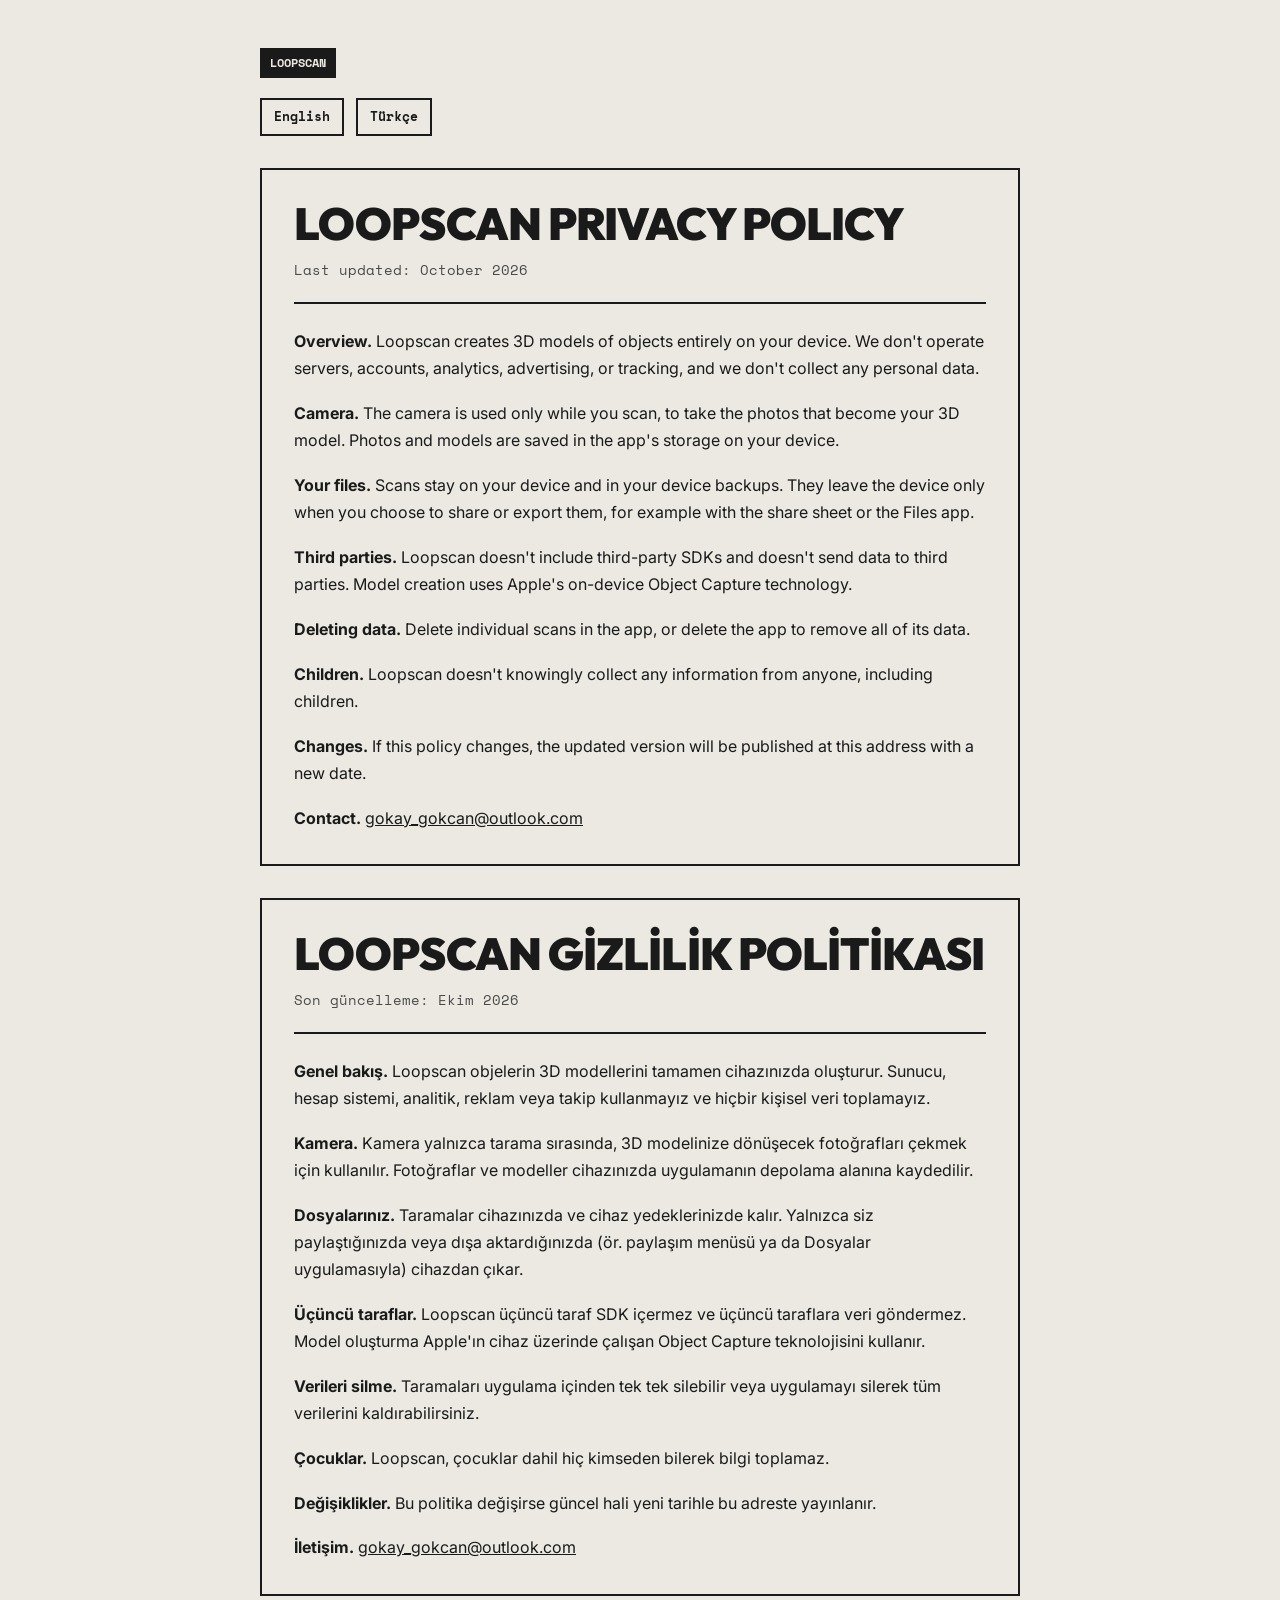
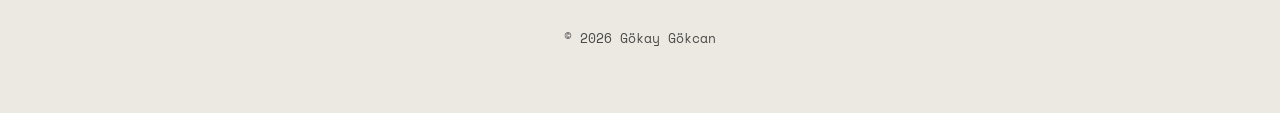
<file: shapeshot/privacy/index.html>
<!DOCTYPE html>
<html lang="en">
<head>
    <meta charset="UTF-8">
    <meta name="viewport" content="width=device-width, initial-scale=1.0">
    <title>Moved — Loopscan Privacy Policy</title>
    <meta name="robots" content="noindex">
    <link rel="canonical" href="https://gokaygokcan.com/loopscan/privacy/">
    <meta http-equiv="refresh" content="0; url=/loopscan/privacy/">
    <script>location.replace('/loopscan/privacy/' + location.hash);</script>
</head>
<body style="font-family:system-ui,sans-serif;background:#ebe9e1;color:#1a1a1a;padding:32px">
    <p>Shapeshot is now Loopscan. The privacy policy has moved to <a href="/loopscan/privacy/">gokaygokcan.com/loopscan/privacy/</a>.</p>
</body>
</html>
</file>
<file: style.css>
:root {
    /* Brutalist Editorial Palette */
    --bg-main: #ebe9e1;
    --text-main: #1a1a1a;
    --text-muted: #4a4a4a;

    --accent-color: #00b85c;
    /* Vibrant Green */

    --border-color: #1a1a1a;
    --border-width: 2px;

    /* Typography */
    --font-display: 'Outfit', sans-serif;
    --font-body: 'Inter', sans-serif;
    --font-mono: 'Space Mono', monospace;

    /* Spacing & Layout */
    --section-padding: 100px 0;
    --container-width: 1200px;
    --sidebar-width: 60px;

    /* Animations */
    --transition: all 0.15s linear;
}

* {
    margin: 0;
    padding: 0;
    box-sizing: border-box;
    max-width: 100%;
}

html,
body {
    overflow-x: hidden;
    width: 100%;
}

html {
    scroll-behavior: smooth;
    background-color: var(--bg-main);
}

body {
    font-family: var(--font-body);
    color: var(--text-main);
    line-height: 1.6;
    overflow-x: hidden;
    position: relative;
    padding-right: var(--sidebar-width);
}

/* Typography */
h1,
h2,
h3,
h4,
h5,
h6 {
    font-family: var(--font-display);
    color: var(--text-main);
    font-weight: 900;
    text-transform: uppercase;
}

.mono-text {
    font-family: var(--font-mono);
    font-size: 0.9rem;
    font-weight: 400;
}

.mono-subheading {
    font-family: var(--font-mono);
    font-size: 1rem;
    line-height: 1.5;
    text-transform: none;
    font-weight: 700;
    margin-bottom: 1rem;
}

.accent-color {
    color: var(--accent-color);
}

a {
    color: var(--text-main);
    text-decoration: none;
    transition: var(--transition);
}

a:hover {
    color: var(--accent-color);
}

ul {
    list-style: none;
}

:focus-visible {
    outline: 2px solid var(--accent-color);
    outline-offset: 3px;
}

::selection {
    background: var(--accent-color);
    color: var(--text-main);
}

/* Fade-up on scroll (class added by JS, so content stays visible without JS) */
.fade-up {
    opacity: 0;
    transform: translateY(40px);
    transition: opacity 0.8s cubic-bezier(0.32, 0.72, 0, 1), transform 0.8s cubic-bezier(0.32, 0.72, 0, 1);
}

.fade-up.visible {
    opacity: 1;
    transform: none;
}

/* Layout Utilities */
main {
    max-width: var(--container-width);
    margin: 0 auto;
    padding: 0 40px;
    position: relative;
}

.section {
    padding: var(--section-padding);
    border-bottom: var(--border-width) solid var(--border-color);
}

.section:last-of-type {
    border-bottom: none;
}

.section-header {
    margin-bottom: 3rem;
}

.section-title {
    font-size: 3.5rem;
    line-height: 1;
    letter-spacing: -0.02em;
}

.mt-3 {
    margin-top: 1.5rem;
}

.mt-4 {
    margin-top: 2rem;
}

.mt-auto {
    margin-top: auto;
}

/* Vertical Sidebar — continuously scrolling (marquee) text */
.vertical-sidebar {
    position: fixed;
    top: 0;
    right: 0;
    width: var(--sidebar-width);
    height: 100vh;
    border-left: var(--border-width) solid var(--border-color);
    background: var(--bg-main);
    z-index: 1000;
    display: flex;
    align-items: center;
    justify-content: center;
    overflow: hidden;
    /* hides the looping copy outside the visible strip */
}

.vertical-sidebar .marquee-track {
    display: flex;
    flex-direction: column;
    align-items: center;
    animation: sidebarScroll 28s linear infinite;
    will-change: transform;
}

/* pause the flow on hover */
.vertical-sidebar:hover .marquee-track {
    animation-play-state: paused;
}

.vertical-sidebar span {
    writing-mode: vertical-rl;
    font-family: var(--font-mono);
    font-size: 0.9rem;
    font-weight: 700;
    color: var(--accent-color);
    letter-spacing: 2px;
    white-space: nowrap;
    padding: 30px 0;
    /* gap between each repeated copy of the text */
}

@keyframes sidebarScroll {
    0% {
        transform: translateY(0);
    }

    100% {
        transform: translateY(-50%);
        /* exactly half: the text is repeated 4x in the HTML, so the strip is always full */
    }
}

@media (prefers-reduced-motion: reduce) {
    .vertical-sidebar .marquee-track {
        animation: none;
    }
}

/* Navbar */
.navbar {
    width: 100%;
    border-bottom: var(--border-width) solid var(--border-color);
    background: var(--bg-main);
    z-index: 999;
    position: sticky;
    top: 0;
    transition: box-shadow 0.15s linear;
}

.navbar.scrolled {
    box-shadow: 0 4px 0 var(--accent-color);
}

.nav-container {
    max-width: var(--container-width);
    margin: 0 auto;
    padding: 20px 24px;
    display: flex;
    justify-content: space-between;
    align-items: center;
    overflow: hidden;
}

.logo {
    white-space: nowrap;
    flex-shrink: 0;
    font-family: var(--font-display);
    font-size: clamp(1.1rem, 2vw, 2rem);
    font-weight: 900;
    color: var(--text-main);
    background: var(--border-color);
    color: var(--bg-main);
    padding: 5px 15px;
    letter-spacing: 2px;
}

.nav-links {
    display: flex;
    list-style: none;
    gap: clamp(1.25rem, 2.6vw, 3rem);
}

.nav-links a {
    white-space: nowrap;
    font-family: var(--font-mono);
    font-size: 0.9rem;
    font-weight: 700;
    text-transform: uppercase;
    position: relative;
}

.nav-links a {
    text-decoration-thickness: 2px;
    text-underline-offset: 6px;
}

.nav-links a:hover {
    text-decoration-line: underline;
    text-decoration-color: var(--accent-color);
}

.nav-right {
    display: flex;
    align-items: center;
    gap: 1rem;
}


.hamburger {
    display: none;
    position: relative;
    z-index: 1001;
    width: 40px;
    height: 40px;
    cursor: pointer;
    background: var(--bg-main);
    border: var(--border-width) solid var(--border-color);
}

.hamburger span {
    position: absolute;
    left: 8px;
    right: 8px;
    height: 2px;
    background: var(--text-main);
    transition: transform 0.2s, opacity 0.2s, top 0.2s;
}

.hamburger span:nth-child(1) { top: 10px; }
.hamburger span:nth-child(2) { top: 17px; }
.hamburger span:nth-child(3) { top: 24px; }

.hamburger[aria-expanded="true"] span:nth-child(1) { top: 17px; transform: rotate(45deg); }
.hamburger[aria-expanded="true"] span:nth-child(2) { opacity: 0; }
.hamburger[aria-expanded="true"] span:nth-child(3) { top: 17px; transform: rotate(-45deg); }

.hamburger:hover span {
    background: var(--accent-color);
}

/* Buttons */
.btn {
    display: inline-flex;
    align-items: center;
    justify-content: center;
    gap: 0.5rem;
    padding: 12px 24px;
    font-family: var(--font-mono);
    font-weight: 700;
    font-size: 0.9rem;
    text-transform: uppercase;
    cursor: pointer;
    transition: var(--transition);
    border: var(--border-width) solid var(--border-color);
}

.btn-primary {
    background: var(--border-color);
    color: var(--bg-main);
}

.btn-primary:hover {
    background: var(--accent-color);
    border-color: var(--accent-color);
    color: var(--text-main);
}

.btn-outline {
    background: transparent;
    color: var(--text-main);
}

.btn-outline:hover {
    background: var(--border-color);
    color: var(--bg-main);
}

/* Block Panels */
.block-panel {
    border: var(--border-width) solid var(--border-color);
    padding: 30px;
    background: var(--bg-main);
    transition: var(--transition);
}

.block-panel:hover {
    box-shadow: 8px 8px 0px var(--accent-color);
    transform: translate(-4px, -4px);
}

/* Hero Section */
.hero {
    min-height: 80vh;
    display: flex;
    align-items: stretch;
    padding-top: 60px;
    position: relative;
    border-bottom: var(--border-width) solid var(--border-color);
}

.hero-bg-text {
    position: absolute;
    left: -20px;
    top: 50%;
    transform: translateY(-50%);
    font-family: var(--font-display);
    font-size: 25vw;
    font-weight: 900;
    line-height: 0.8;
    color: transparent;
    -webkit-text-stroke: 2px rgba(26, 26, 26, 0.04);
    z-index: -1;
    user-select: none;
}

.hero-content {
    flex: 1.5;
    display: flex;
    flex-direction: column;
    justify-content: center;
    padding-right: 40px;
    min-width: 0;
}

.hero-tag {
    display: inline-block;
    background: var(--border-color);
    color: var(--bg-main);
    font-family: var(--font-mono);
    font-size: 0.8rem;
    font-weight: 700;
    padding: 5px 10px;
    margin-bottom: 2rem;
    align-self: flex-start;
}

.giant-heading {
    font-family: var(--font-display);
    font-weight: 900;
    text-transform: uppercase;
    color: var(--text-main);
    font-size: clamp(2.5rem, 6vw, 7rem);
    line-height: 0.9;
    letter-spacing: -0.03em;
    margin-bottom: 2rem;
    overflow-wrap: break-word;
    word-break: break-word;
}

.hero-desc-wrapper {
    max-width: 500px;
    margin-bottom: 3rem;
}

.hero-description {
    font-size: 1.1rem;
    color: var(--text-muted);
}

.hero-visual {
    flex: 1;
    border-left: var(--border-width) solid var(--border-color);
    display: flex;
    flex-direction: column;
    min-width: 0;
}

.profile-image-container {
    flex: 1;
    position: relative;
    overflow: hidden;
}

.profile-image-container picture {
    height: 100%;
}

.profile-image {
    width: 100%;
    height: 100%;
    object-fit: cover;
    display: block;
    transition: var(--transition);
}

.scroll-indicator {
    padding: 20px;
    border-top: var(--border-width) solid var(--border-color);
    text-align: center;
    font-family: var(--font-mono);
    font-size: 0.8rem;
    font-weight: 700;
    text-transform: uppercase;
}

/* About Section */
.about-grid {
    display: grid;
    grid-template-columns: 3fr 1fr;
    gap: 40px;
}

.about-text {
    font-size: 1.2rem;
    min-width: 0;
    overflow-wrap: break-word;
}

.about-text p {
    margin-bottom: 1.5rem;
}

.about-stats {
    display: flex;
    flex-direction: column;
    gap: 2rem;
    justify-content: center;
}

.stat-item {
    display: flex;
    flex-direction: column;
}

.stat-num {
    font-family: var(--font-display);
    font-weight: 900;
    font-size: 3rem;
    color: var(--accent-color);
    line-height: 1;
}

.stat-label {
    font-family: var(--font-mono);
    font-size: 0.9rem;
    font-weight: 700;
    margin-top: 0.35rem;
    line-height: 1.4;
}

/* Skills Section */
.skills-grid {
    display: grid;
    grid-template-columns: repeat(4, minmax(0, 1fr));
    gap: 30px;
}

.skill-category {
    min-width: 0;
}

.skill-category h3 {
    font-size: 1.2rem;
    margin-bottom: 1.5rem;
}

.tags {
    display: flex;
    flex-wrap: wrap;
    gap: 10px;
}

.tags li {
    font-family: var(--font-mono);
    font-size: 0.85rem;
    border: 1px solid var(--border-color);
    padding: 5px 10px;
    white-space: nowrap;
}

/* Experience Timeline */
.timeline {
    display: flex;
    flex-direction: column;
    gap: 40px;
}

.timeline-item {
    position: relative;
    min-width: 0;
}

.timeline-header {
    display: flex;
    justify-content: space-between;
    align-items: flex-start;
    border-bottom: 2px solid var(--border-color);
    padding-bottom: 15px;
    margin-bottom: 20px;
    flex-wrap: wrap;
    gap: 1rem;
}

.timeline-title-wrap {
    min-width: 0;
}

.timeline-title-wrap h3 {
    font-size: 1.5rem;
    color: var(--accent-color);
    overflow-wrap: break-word;
}

.timeline-title-wrap h4 {
    font-size: 1.1rem;
    color: var(--text-main);
    text-transform: none;
    overflow-wrap: break-word;
}

.timeline-list {
    list-style: none;
}

.timeline-list li {
    position: relative;
    padding-left: 1.5rem;
    margin-bottom: 10px;
    font-size: 1rem;
    overflow-wrap: break-word;
}

.timeline-list li::before {
    content: '>';
    position: absolute;
    left: 0;
    font-family: var(--font-mono);
    color: var(--accent-color);
    font-weight: bold;
}

/* Projects Section */
.projects-grid {
    display: grid;
    grid-template-columns: repeat(3, minmax(0, 1fr));
    gap: 30px;
}

.project-card {
    display: flex;
    flex-direction: column;
    min-width: 0;
}

.project-header {
    margin-bottom: 1.5rem;
}

.project-header h3 {
    font-size: 1.5rem;
    margin-bottom: 1rem;
    overflow-wrap: break-word;
}

.project-badges {
    display: flex;
    flex-wrap: wrap;
    gap: 10px;
}

.badge {
    font-family: var(--font-mono);
    font-size: 0.75rem;
    font-weight: 700;
    background: var(--border-color);
    color: var(--bg-main);
    padding: 3px 8px;
    text-transform: uppercase;
    white-space: nowrap;
}

.badge.upcoming {
    background: transparent;
    color: var(--border-color);
    border: 1px solid var(--border-color);
}

.project-details {
    list-style: none;
    margin-top: 1rem;
    margin-bottom: 2rem;
}

.project-details:last-child {
    margin-bottom: 0;
}

.project-details li {
    position: relative;
    padding-left: 1.2rem;
    margin-bottom: 8px;
    overflow-wrap: break-word;
}

.project-details li::before {
    content: '-';
    position: absolute;
    left: 0;
}

.project-links {
    display: flex;
    flex-wrap: wrap;
    gap: 12px;
}

.project-links .btn {
    flex: 1 1 200px;
}

.hero-cta {
    display: flex;
    flex-wrap: wrap;
    gap: 12px;
}

.hero-desc-wrapper {
    max-width: 560px;
}

.contact-actions {
    display: flex;
    flex-wrap: wrap;
    justify-content: center;
    gap: 12px;
}

.btn {
    white-space: nowrap;
}

.project-card > p {
    margin-bottom: 2rem;
}

.timeline-item-simple .timeline-header {
    border-bottom: none;
    padding-bottom: 0;
    margin-bottom: 0;
}

.contact-email-line {
    font-weight: 700;
    font-size: 1rem;
}


/* Research */
.research-card {
    display: grid;
    grid-template-columns: minmax(0, 300px) minmax(0, 1fr);
    gap: 40px;
    align-items: start;
}

.research-thumb {
    display: block;
    border: var(--border-width) solid var(--border-color);
    background: #fff;
    transition: var(--transition);
}

.research-thumb:hover {
    box-shadow: 6px 6px 0 var(--accent-color);
    transform: translate(-3px, -3px);
}

.research-thumb img {
    width: 100%;
    height: auto;
}

.research-body {
    min-width: 0;
}

.research-body .project-badges {
    margin-bottom: 1rem;
}

.research-body h3 {
    font-size: 1.6rem;
    line-height: 1.2;
    margin-bottom: 1rem;
    overflow-wrap: break-word;
}

.research-meta {
    font-weight: 700;
    line-height: 1.6;
    margin-bottom: 1.25rem;
}

.research-desc {
    margin-bottom: 1.5rem;
    max-width: 65ch;
}

.research-affil {
    font-size: 0.8rem;
    color: var(--text-muted);
    margin: 1.25rem 0 1.5rem;
}

.research-body .project-links .btn {
    flex: 0 1 auto;
}

/* Contact Box */
.contact-box {
    text-align: center;
    padding: 80px 40px;
}

.contact-box .giant-heading {
    font-size: clamp(2rem, 5vw, 4rem);
    margin-bottom: 1rem;
}

/* Footer */
.footer {
    border-top: var(--border-width) solid var(--border-color);
    padding: 40px 0;
}

.footer-content {
    max-width: var(--container-width);
    margin: 0 auto;
    padding: 0 40px;
    display: flex;
    justify-content: space-between;
    align-items: center;
}

.footer-socials {
    display: flex;
    gap: 2rem;
    flex-wrap: wrap;
    justify-content: center;
}

.footer-socials a {
    font-family: var(--font-mono);
    font-weight: 700;
    text-decoration: underline;
}

/* ==========================================================================
   RESPONSIVE
   ========================================================================== */

img,
video,
svg,
iframe,
canvas {
    max-width: 100%;
    height: auto;
    display: block;
}

body.menu-open {
    overflow: hidden;
}

/* Small laptops */
@media (max-width: 1200px) {
    main {
        padding: 0 32px;
    }

    .skills-grid {
        grid-template-columns: repeat(2, minmax(0, 1fr));
    }
}

/* Tablets & below: hamburger menu, no sidebar */
@media (max-width: 1024px) {
    :root {
        --section-padding: 80px 0;
    }

    .vertical-sidebar {
        display: none;
    }

    body {
        padding-right: 0;
    }

    main {
        padding: 0 24px;
    }

    .nav-container {
        padding: 14px 24px;
        overflow: visible;
    }

    .nav-right,
    .logo {
        position: relative;
        z-index: 1001;
    }

    .hero {
        min-height: auto;
    }

    .profile-image {
        object-position: center 30%;
    }

    .hamburger {
        display: block;
    }

    .nav-links {
        display: none;
        position: fixed;
        inset: 0;
        z-index: 1000;
        flex-direction: column;
        justify-content: center;
        align-items: flex-start;
        gap: 0;
        padding: 90px 24px 40px;
        background: var(--bg-main);
        overflow-y: auto;
    }

    .nav-links.active {
        display: flex;
    }

    .nav-links li {
        width: 100%;
        border-bottom: var(--border-width) solid var(--border-color);
    }

    .nav-links li:first-child {
        border-top: var(--border-width) solid var(--border-color);
    }

    .nav-links a {
        display: block;
        padding: 16px 0;
        font-family: var(--font-display);
        font-weight: 900;
        font-size: clamp(1.6rem, 6vw, 2.4rem);
        letter-spacing: -0.01em;
    }

    .giant-heading {
        font-size: clamp(2.5rem, 7vw, 5rem);
    }

    .hero-bg-text {
        font-size: 35vw;
    }

    .about-grid {
        grid-template-columns: 2fr 1fr;
    }

    .skills-grid,
    .projects-grid {
        grid-template-columns: repeat(2, minmax(0, 1fr));
        gap: 24px;
    }

    .projects-grid .project-card:first-child {
        grid-column: 1 / -1;
    }

    .projects-grid .project-card:first-child .project-links .btn {
        flex: 0 1 260px;
    }

    .footer-content {
        padding: 0 24px;
    }
}

/* Phones & small tablets: single column, left-aligned reading text */
@media (max-width: 768px) {
    .research-card {
        grid-template-columns: 1fr;
        gap: 24px;
    }

    .research-thumb {
        max-width: 320px;
    }

    .research-body h3 {
        font-size: 1.25rem;
    }

    .research-body .project-links .btn {
        flex: 1 1 200px;
    }

    :root {
        --section-padding: 56px 0;
    }

    main,
    .nav-container,
    .footer-content {
        padding-left: 16px;
        padding-right: 16px;
    }

    .logo {
        font-size: 1rem;
        padding: 4px 8px;
        letter-spacing: 1px;
    }

    .hero {
        flex-direction: column;
        min-height: auto;
        padding-top: 40px;
        border-bottom: none;
    }

    .hero-content {
        padding-right: 0;
        padding-bottom: 32px;
    }

    .hero-tag {
        margin-bottom: 1.25rem;
        font-size: 0.7rem;
    }

    .hero-desc-wrapper {
        max-width: 100%;
        margin-bottom: 2rem;
    }

    .hero-description {
        font-size: 1rem;
    }

    .hero-cta .btn {
        flex: 1 1 160px;
    }

    .hero-visual {
        border: var(--border-width) solid var(--border-color);
    }

    .profile-image-container {
        aspect-ratio: 1 / 1;
        max-height: 480px;
    }

    .profile-image {
        object-position: center 30%;
    }

    .hero-bg-text {
        display: none;
    }

    .giant-heading {
        font-size: clamp(2.6rem, 13vw, 4rem);
        margin-bottom: 1.5rem;
    }

    .section-title {
        font-size: clamp(2rem, 9vw, 2.8rem);
    }

    .section-header {
        margin-bottom: 2rem;
    }

    .contact-box .giant-heading {
        font-size: clamp(1.8rem, 8vw, 2.6rem);
    }

    .mono-subheading {
        font-size: 0.9rem;
    }

    h1,
    h2,
    h3,
    h4 {
        overflow-wrap: break-word;
    }

    .block-panel {
        padding: 22px 18px;
    }

    /* Hover lift doesn't make sense on touch */
    .block-panel:hover {
        box-shadow: none;
        transform: none;
    }

    .contact-box {
        padding: 48px 18px;
    }

    .btn {
        font-size: 0.8rem;
        padding: 12px 18px;
    }

    .about-grid,
    .skills-grid,
    .projects-grid {
        grid-template-columns: 1fr;
        gap: 20px;
    }

    .projects-grid .project-card:first-child .project-links .btn {
        flex: 1 1 200px;
    }

    .about-text {
        font-size: 1.05rem;
    }

    .about-text p:last-child {
        margin-bottom: 0;
    }

    .about-stats {
        flex-direction: row;
        justify-content: space-between;
        gap: 1rem;
    }

    .stat-num {
        font-size: 2rem;
    }

    .stat-label {
        font-size: 0.75rem;
    }

    .tags li {
        font-size: 0.75rem;
        padding: 4px 8px;
    }

    .timeline {
        gap: 20px;
    }

    .timeline-header {
        flex-direction: column;
        gap: 0.5rem;
    }

    .timeline-title-wrap h3 {
        font-size: 1.25rem;
    }

    .timeline-title-wrap h4 {
        font-size: 1rem;
    }

    .timeline-list li {
        font-size: 0.95rem;
    }

    .project-header h3 {
        font-size: 1.25rem;
    }

    .project-details li {
        font-size: 0.9rem;
    }

    .contact-actions .btn {
        flex: 1 1 140px;
    }

    .contact-actions .btn-primary {
        flex-basis: 100%;
    }

    .footer-content {
        flex-direction: column;
        gap: 16px;
        text-align: center;
    }

    .footer-socials {
        gap: 1.25rem;
    }

    .footer-socials a {
        font-size: 0.85rem;
    }
}

/* Very small phones (iPhone SE, 360px devices) */
@media (max-width: 400px) {
    main,
    .nav-container,
    .footer-content {
        padding-left: 12px;
        padding-right: 12px;
    }

    .about-stats {
        flex-direction: column;
    }

    .contact-email-line {
        font-size: 0.85rem;
    }
}

@media (prefers-reduced-motion: reduce) {
    html {
        scroll-behavior: auto;
    }

    .block-panel,
    .fade-up {
        transition: none;
    }
}
</file>
